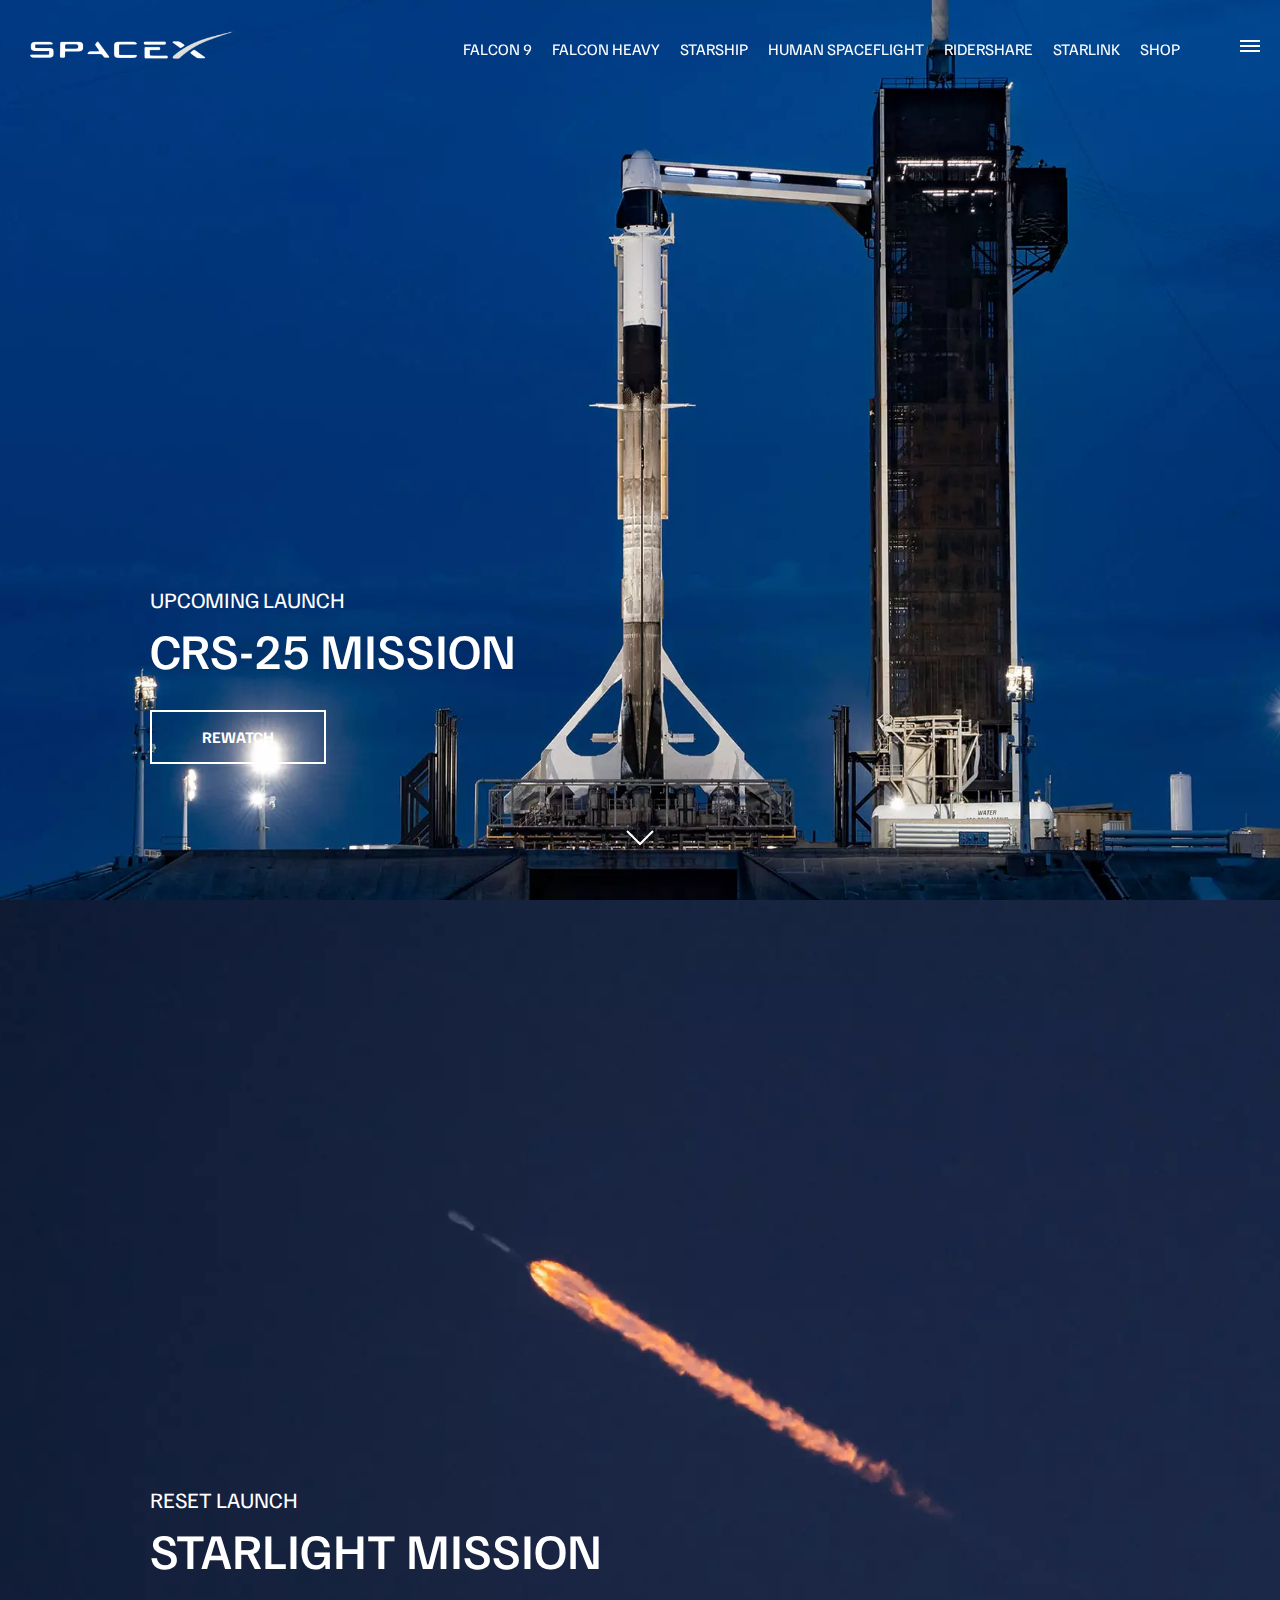
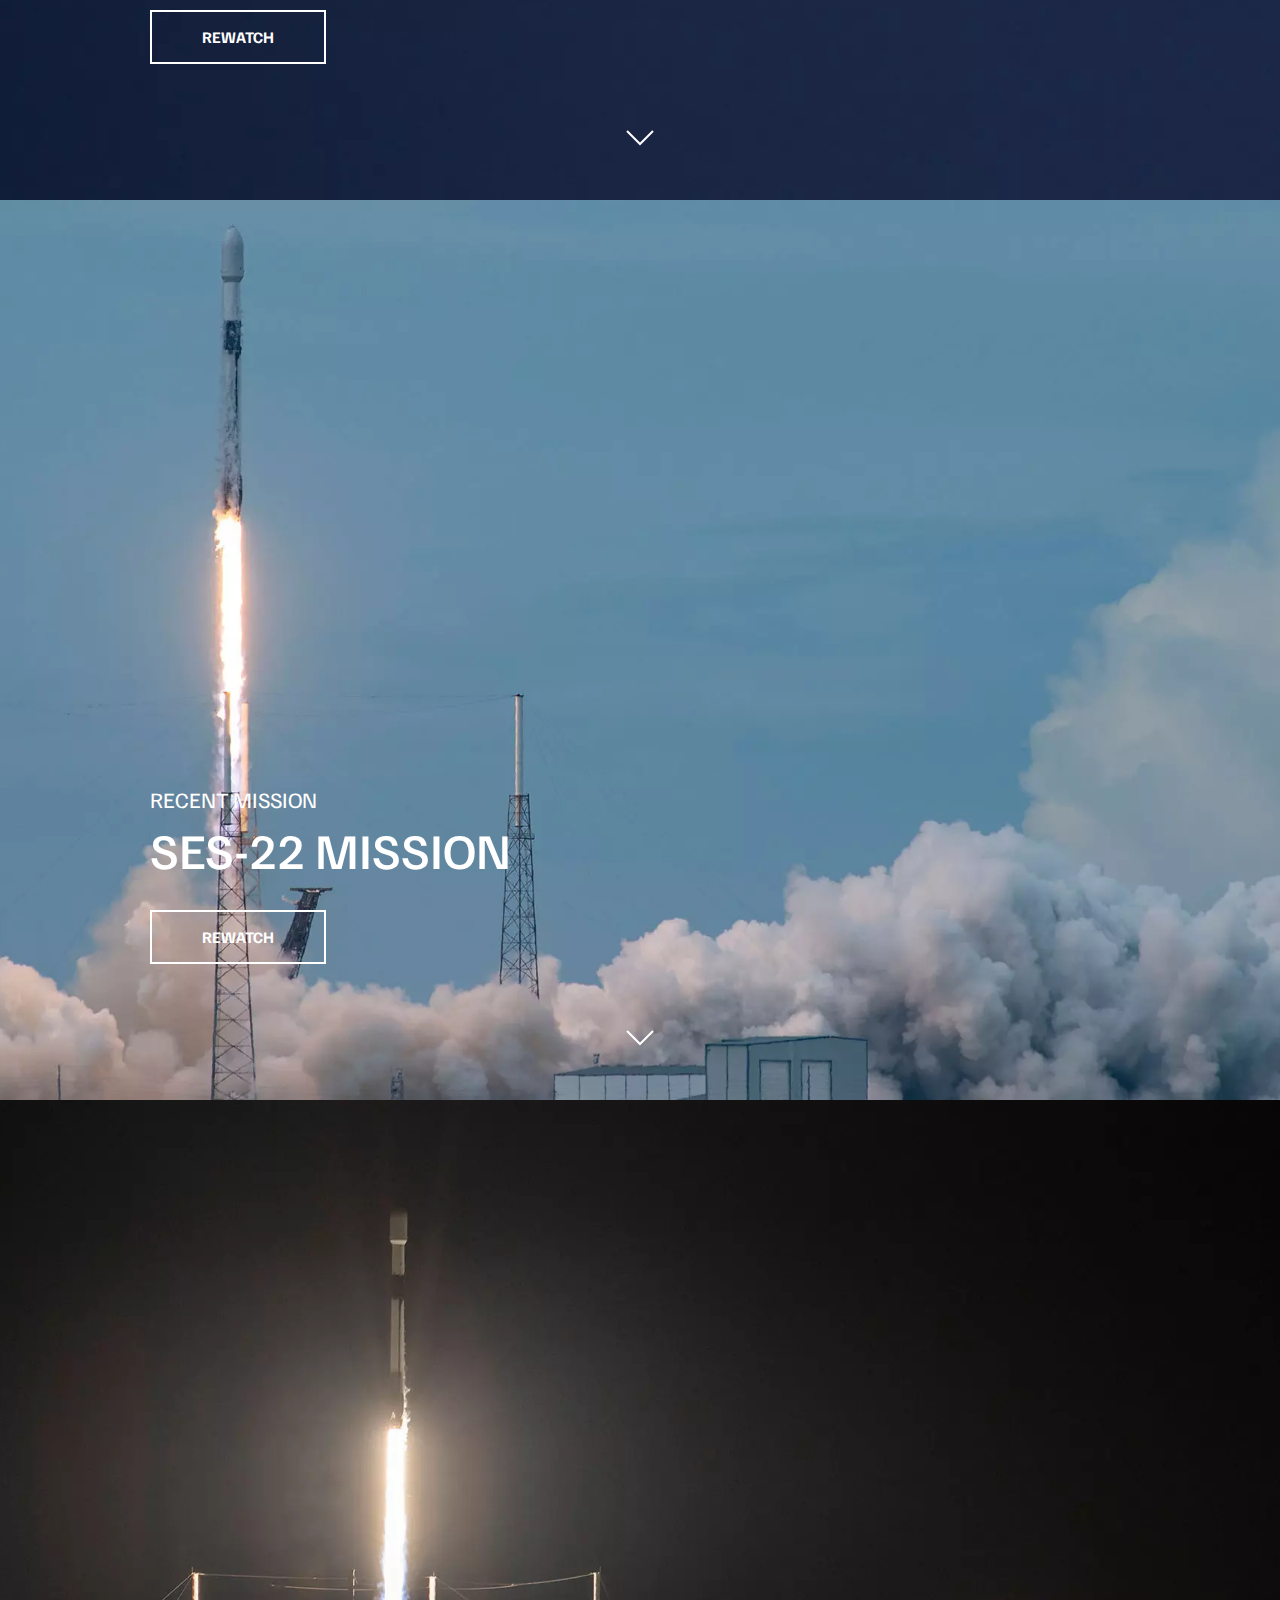
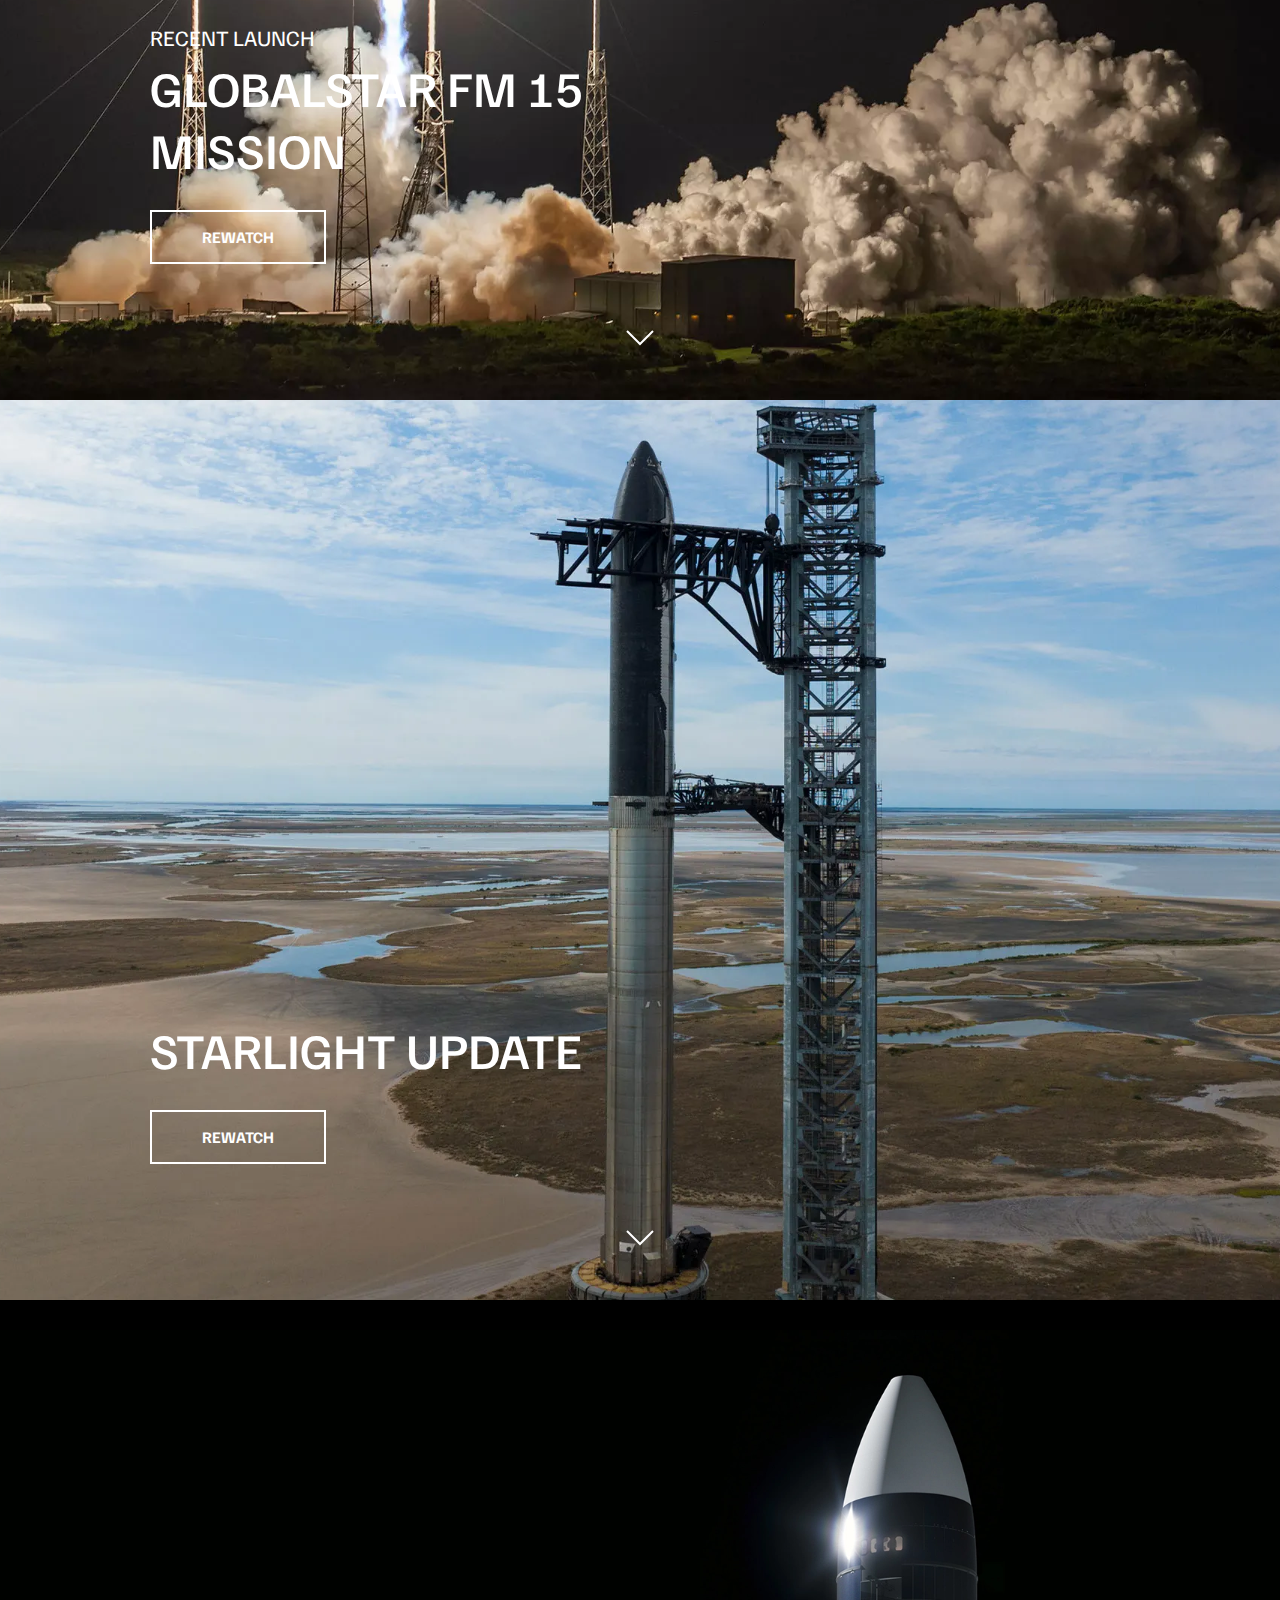
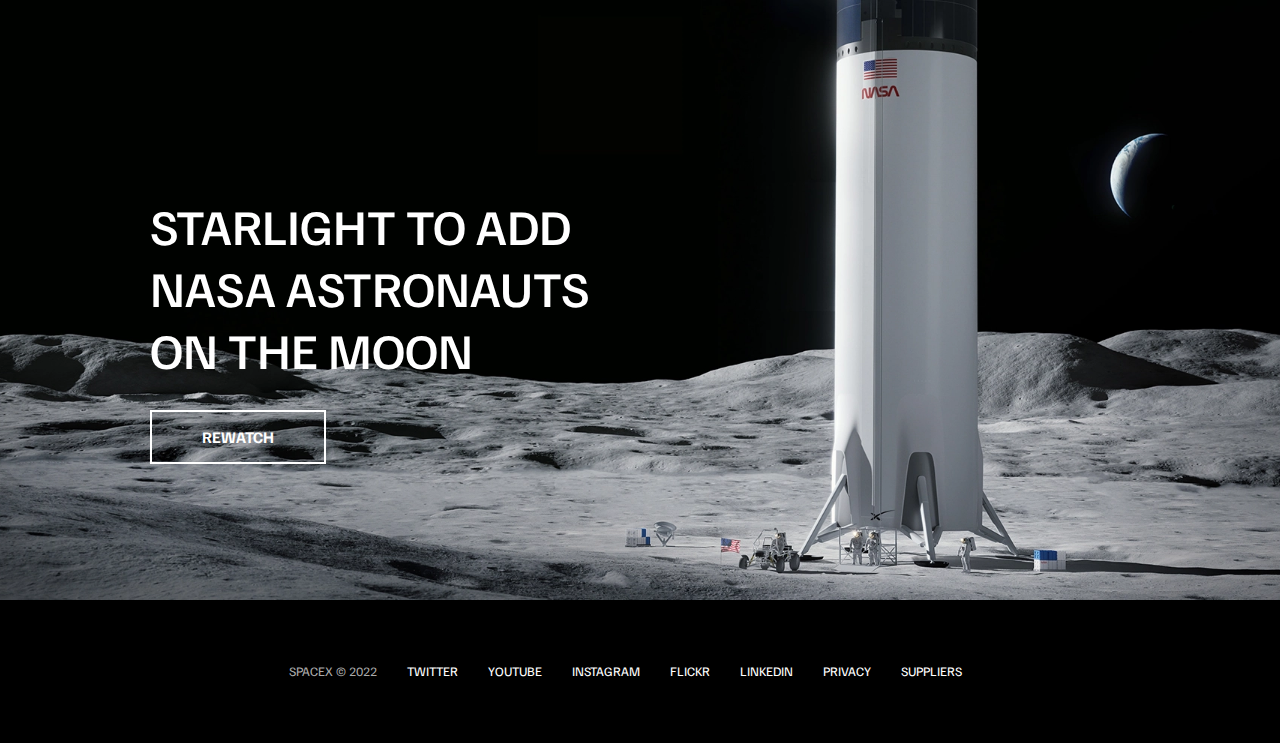
<file: index.html>
<!DOCTYPE html>
<html lang="en">
<head>
    <meta charset="UTF-8">
    <meta http-equiv="X-UA-Compatible" content="IE=edge">
    <meta name="viewport" content="width=device-width, initial-scale=1.0">
    <link rel="stylesheet" href="css/style.css">
    <script src="js/script.js" defer></script>
    <title>SpaceX</title>
</head>
<body>
    <div id="overlay"></div>
    <div id="mobile-menu" class="mobile-main-menu">
        <ul>
            <li><a href="#">Mission</a></li>
            <li><a href="#">Launches</a></li>
            <li><a href="#">Careers</a></li>
            <li><a href="#">Updates</a></li>
            <li><a href="#">Shop</a></li>

            <li class="mobile-only"><a href="falcon9.html">Falcon 9</a></li>
            <li class="mobile-only"><a href="falcon-heavy.html">Falcon Heavy</a></li>
            <li class="mobile-only"><a href="#">Starship</a></li>
            <li class="mobile-only"><a href="#">Human Spaceflight</a></li>
            <li class="mobile-only"><a href="#">Ridershare</a></li>
            <li class="mobile-only"><a href="#">Starlink</a></li>
            <li class="mobile-only"><a href="#">Shop</a></li>
        </ul>
    </div>
    <header class="main-header">
        <div class="logo">
            <a href="index.html">
                <img src="img/logo.png" alt="SpaceX">
            </a>
        </div>
        <nav class="desktop-main-menu">
            <ul>
                <li><a href="falcon9.html">Falcon 9</a></li>
                <li><a href="falcon-heavy.html">Falcon Heavy</a></li>
                <li><a href="#">Starship</a></li>
                <li><a href="#">Human Spaceflight</a></li>
                <li><a href="#">Ridershare</a></li>
                <li><a href="#">Starlink</a></li>
                <li><a href="#">Shop</a></li>
            </ul>
        </nav>
    </header>

    <!-- hamburger menu -->
    <button id="menu-btn" class="hamburger" type="button">
        <span class="hamburger-top"></span>
        <span class="hamburger-middle"></span>
        <span class="hamburger-bottom"></span>
    </button>

    <!-- section A -->
    <section class="section-a">
       <div class="section-inner">
        <h4>Upcoming Launch</h4>
        <h2>CRS-25 Mission</h2>
        <a href="#" class="btn ">
        <!-- <div class="btn animate"> -->
            <div class="hover">
            </div>
            <span>Rewatch</span>
        </a>
       </div> 

       <div class="scroll-arrow">
        <svg width="30px" height="20px">
            <path
              stroke="#ffffff"
              fill="none"
              stroke-width="2px"
              d="M2.000,5.000 L15.000,18.000 L28.000,5.000 "
            ></path>
          </svg>
       </div>
    </section>
    
    <!-- section B -->
    <section class="section-b">
       <div class="section-inner">
        <h4>Reset Launch</h4>
        <h2>Starlight Mission</h2>
        <a href="#" class="btn ">
        <!-- <div class="btn animate"> -->
            <div class="hover">
            </div>
            <span>Rewatch</span>
        </a>
       </div> 

       <div class="scroll-arrow">
        <svg width="30px" height="20px">
            <path
              stroke="#ffffff"
              fill="none"
              stroke-width="2px"
              d="M2.000,5.000 L15.000,18.000 L28.000,5.000 "
            ></path>
          </svg>
       </div>
    </section>

    <!-- section c -->
    <section class="section-c">
       <div class="section-inner">
        <h4>Recent Mission</h4>
        <h2>SES-22 Mission</h2>
        <a href="#" class="btn ">
        <!-- <div class="btn animate"> -->
            <div class="hover">
            </div>
            <span>Rewatch</span>
        </a>
       </div> 

       <div class="scroll-arrow">
        <svg width="30px" height="20px">
            <path
              stroke="#ffffff"
              fill="none"
              stroke-width="2px"
              d="M2.000,5.000 L15.000,18.000 L28.000,5.000 "
            ></path>
          </svg>
       </div>
    </section>

    <!-- section d -->
    <section class="section-d">
       <div class="section-inner">
        <h4>Recent Launch</h4>
        <h2>Globalstar FM 15 Mission</h2>
        <a href="#" class="btn ">
        <!-- <div class="btn animate"> -->
            <div class="hover">
            </div>
            <span>Rewatch</span>
        </a>
       </div> 

       <div class="scroll-arrow">
        <svg width="30px" height="20px">
            <path
              stroke="#ffffff"
              fill="none"
              stroke-width="2px"
              d="M2.000,5.000 L15.000,18.000 L28.000,5.000 "
            ></path>
          </svg>
       </div>
    </section>

    <!-- section e -->
    <section class="section-e">
       <div class="section-inner">
        <h2>Starlight Update</h2>
        <a href="#" class="btn ">
        <!-- <div class="btn animate"> -->
            <div class="hover">
            </div>
            <span>Rewatch</span>
        </a>
       </div> 

       <div class="scroll-arrow">
        <svg width="30px" height="20px">
            <path
              stroke="#ffffff"
              fill="none"
              stroke-width="2px"
              d="M2.000,5.000 L15.000,18.000 L28.000,5.000 "
            ></path>
          </svg>
       </div>
    </section>

    <!-- section f -->
    <section class="section-f">
       <div class="section-inner">
        <h2>Starlight to add NASA astronauts on the moon</h2>
        <a href="#" class="btn ">
        <!-- <div class="btn animate"> -->
            <div class="hover">
            </div>
            <span>Rewatch</span>
        </a>
       </div> 
    </section>

    <footer>
        <ul>
            <li>SpaceX &copy 2022</li>
            <li><a href="#">Twitter</a></li>
            <li><a href="#">Youtube</a></li>
            <li><a href="#">Instagram</a></li>
            <li><a href="#">Flickr</a></li>
            <li><a href="#">LinkedIn</a></li>
            <li><a href="#">Privacy</a></li>
            <li><a href="#">Suppliers</a></li>
        </ul>
    </footer>
</body>
</html>
</file>
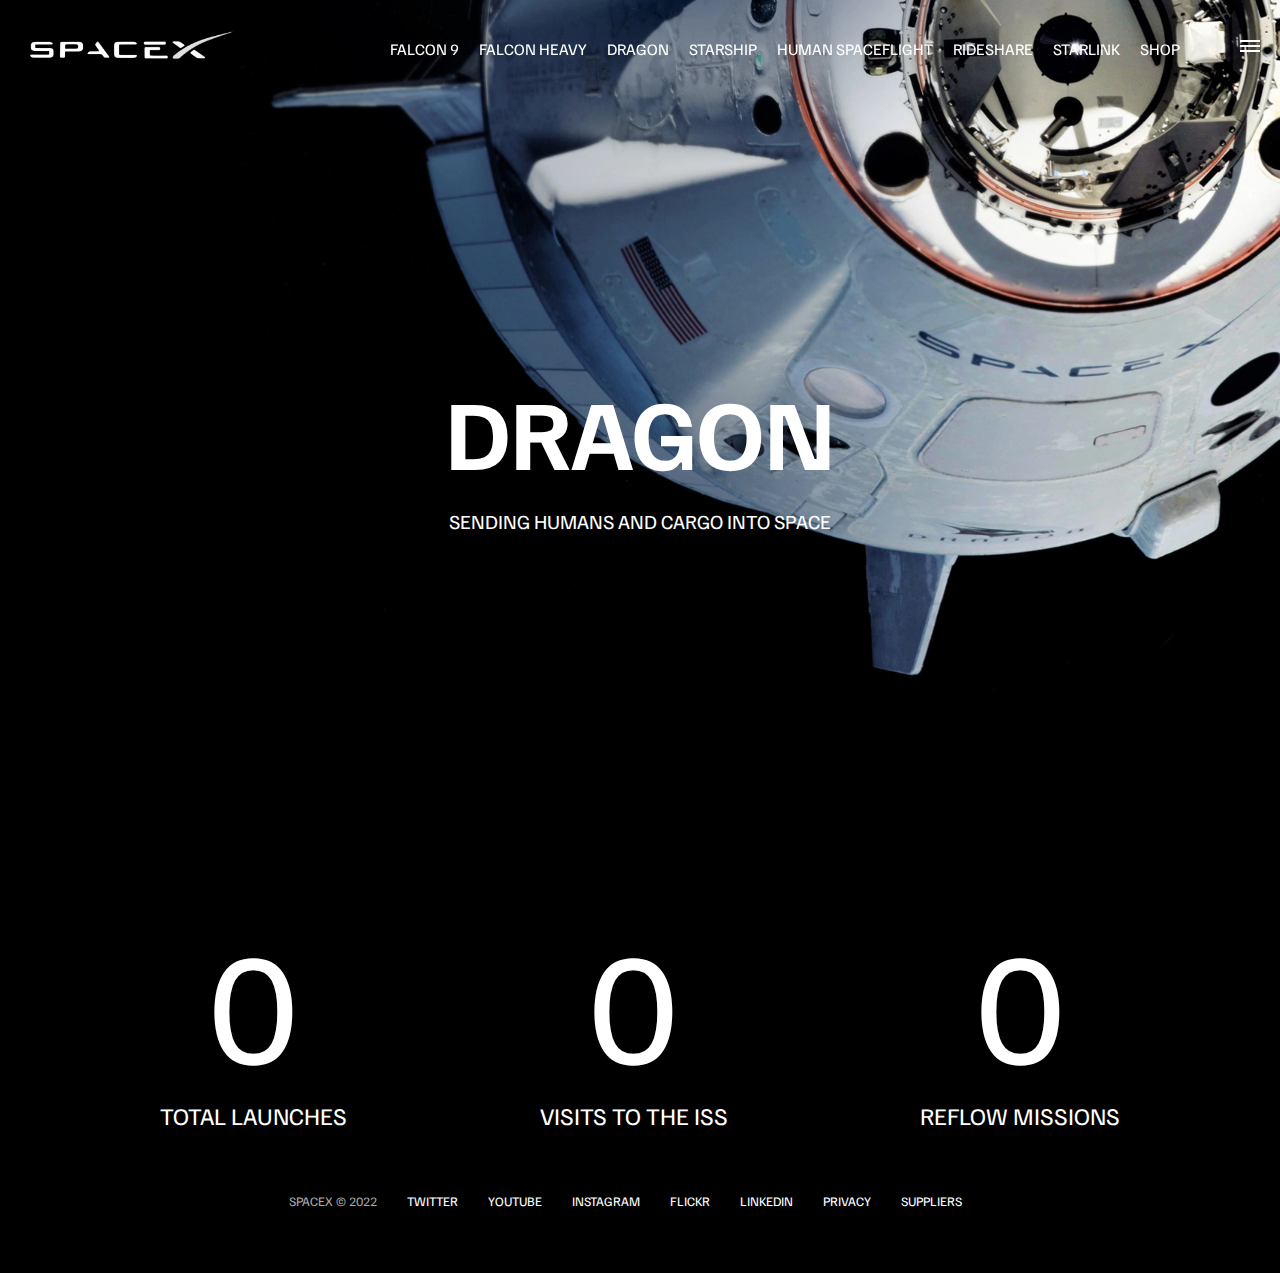
<file: dragon.html>
<!DOCTYPE html>
<html lang="en">
  <head>
    <meta charset="UTF-8" />
    <meta http-equiv="X-UA-Compatible" content="IE=edge" />
    <meta name="viewport" content="width=device-width, initial-scale=1.0" />
    <link rel="stylesheet" href="css/style.css" />
    <script src="js/script.js" defer></script>
    <title>SpaceX - Dragon</title>
  </head>
  <body>
    <div id="overlay"></div>
    <div id="mobile-menu" class="mobile-main-menu">
      <ul>
        <li><a href="#">Mission</a></li>
        <li><a href="#">Launches</a></li>
        <li><a href="#">Careers</a></li>
        <li><a href="#">Updates</a></li>
        <li><a href="#">Shop</a></li>

        <li class="mobile-only"><a href="falcon9.html">Falcon 9</a></li>
        <li class="mobile-only">
          <a href="falcon-heavy.html">Falcon Heavy</a>
        </li>
        <li class="mobile-only"><a href="dragon.html">Dragon</a></li>
        <li class="mobile-only"><a href="#">Starship</a></li>
        <li class="mobile-only"><a href="#">Human Spaceflight</a></li>
        <li class="mobile-only"><a href="#">Rideshare</a></li>
        <li class="mobile-only"><a href="#">Starlink</a></li>
      </ul>
    </div>
    <header class="main-header">
      <div class="logo">
        <a href="index.html">
          <img src="img/logo.png" alt="SpaceX" />
        </a>
      </div>
      <nav class="desktop-main-menu">
        <ul>
          <li><a href="falcon9.html">Falcon 9</a></li>
          <li><a href="falcon-heavy.html">Falcon Heavy</a></li>
          <li><a href="dragon.html">Dragon</a></li>
          <li><a href="#">Starship</a></li>
          <li><a href="#">Human Spaceflight</a></li>
          <li><a href="#">Rideshare</a></li>
          <li><a href="#">Starlink</a></li>
          <li><a href="#">Shop</a></li>
        </ul>
      </nav>
    </header>

    <!-- Hamburger Menu -->
    <button id="menu-btn" class="hamburger" type="button">
      <span class="hamburger-top"></span>
      <span class="hamburger-middle"></span>
      <span class="hamburger-bottom"></span>
    </button>

    <section class="section-animate bg-dragon"></section>
    <div class="section-inner-center">
      <h3>Dragon</h3>
      <p>Sending humans and cargo into space</p>
    </div>

    <div class="stats">
      <div>
        <span class="counter" data-target="34">0</span>
        <h4>Total Launches</h4>
      </div>
      <div>
        <span class="counter" data-target="31">0</span>
        <h4>Visits to the ISS</h4>
      </div>
      <div>
        <span class="counter" data-target="13">0</span>
        <h4>Reflow Missions</h4>
      </div>
    </div>

    <footer>
      <ul>
        <li>SpaceX &copy; 2022</li>
        <li><a href="#">Twitter</a></li>
        <li><a href="#">YouTube</a></li>
        <li><a href="#">Instagram</a></li>
        <li><a href="#">Flickr</a></li>
        <li><a href="#">LinkedIn</a></li>
        <li><a href="#">Privacy</a></li>
        <li><a href="#">Suppliers</a></li>
      </ul>
    </footer>
  </body>
</html>
</file>
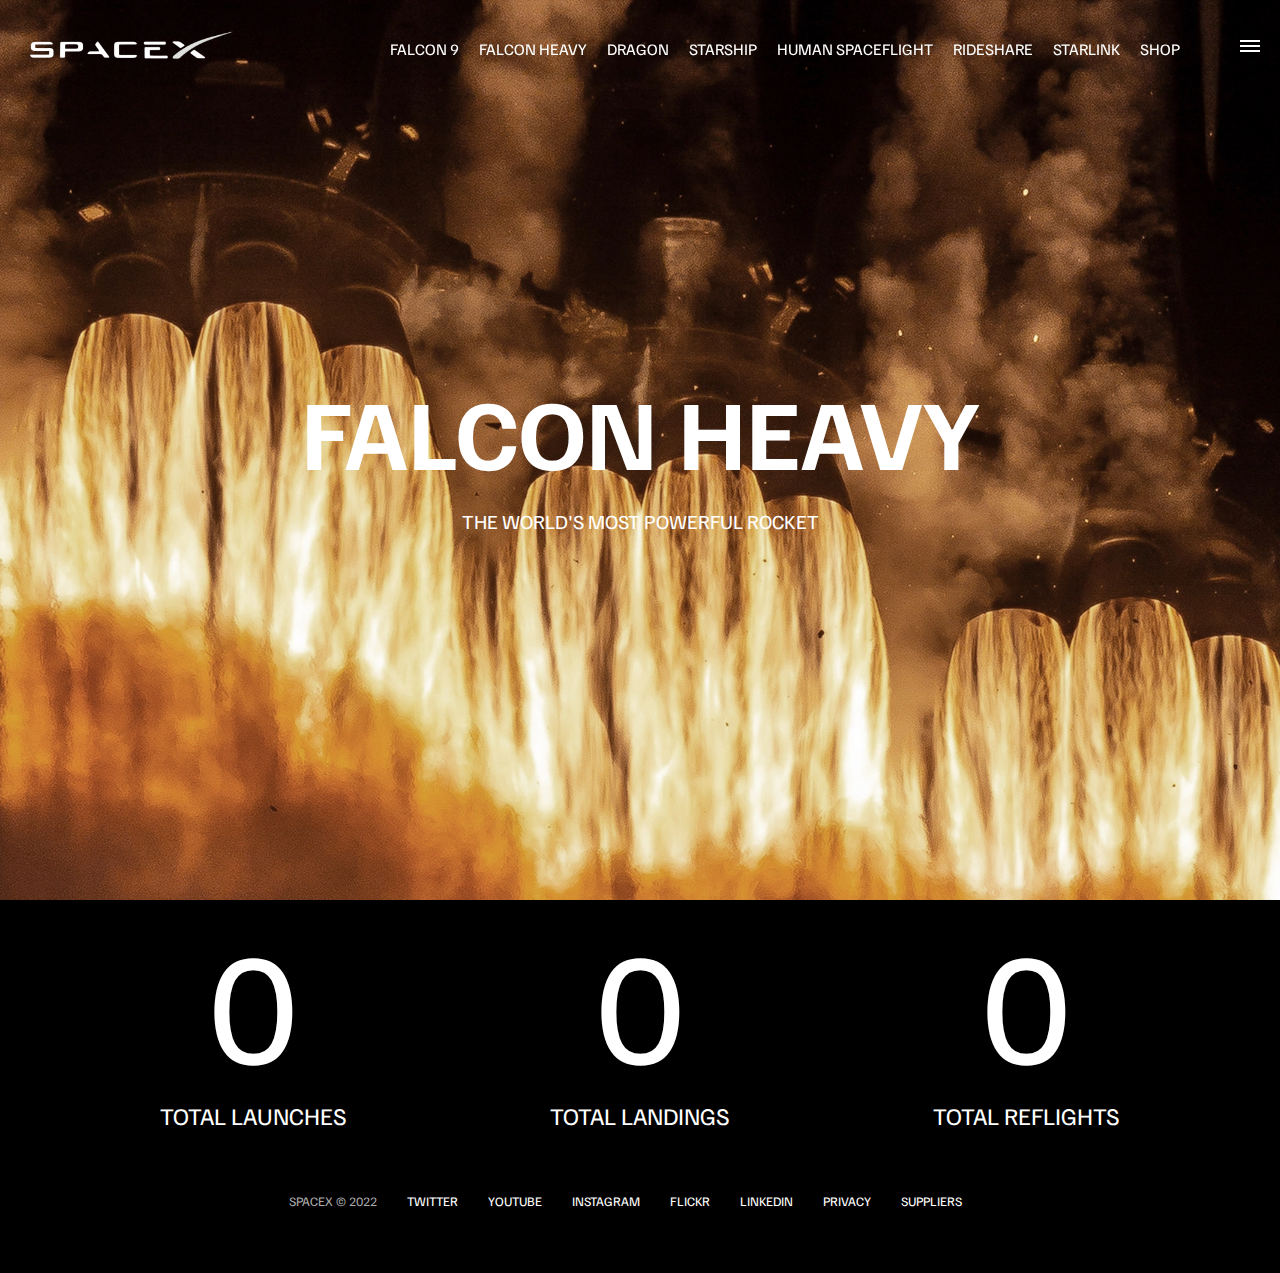
<file: falcon-heavy.html>
<!DOCTYPE html>
<html lang="en">
  <head>
    <meta charset="UTF-8" />
    <meta http-equiv="X-UA-Compatible" content="IE=edge" />
    <meta name="viewport" content="width=device-width, initial-scale=1.0" />
    <link rel="stylesheet" href="css/style.css" />
    <script src="js/script.js" defer></script>
    <title>SpaceX - Falcon Heavy</title>
  </head>
  <body>
    <div id="overlay"></div>
    <div id="mobile-menu" class="mobile-main-menu">
      <ul>
        <li><a href="#">Mission</a></li>
        <li><a href="#">Launches</a></li>
        <li><a href="#">Careers</a></li>
        <li><a href="#">Updates</a></li>
        <li><a href="#">Shop</a></li>

        <li class="mobile-only"><a href="falcon9.html">Falcon 9</a></li>
        <li class="mobile-only">
          <a href="falcon-heavy.html">Falcon Heavy</a>
        </li>
        <li class="mobile-only"><a href="dragon.html">Dragon</a></li>
        <li class="mobile-only"><a href="#">Starship</a></li>
        <li class="mobile-only"><a href="#">Human Spaceflight</a></li>
        <li class="mobile-only"><a href="#">Rideshare</a></li>
        <li class="mobile-only"><a href="#">Starlink</a></li>
      </ul>
    </div>
    <header class="main-header">
      <div class="logo">
        <a href="index.html">
          <img src="img/logo.png" alt="SpaceX" />
        </a>
      </div>
      <nav class="desktop-main-menu">
        <ul>
          <li><a href="falcon9.html">Falcon 9</a></li>
          <li><a href="falcon-heavy.html">Falcon Heavy</a></li>
          <li><a href="dragon.html">Dragon</a></li>
          <li><a href="#">Starship</a></li>
          <li><a href="#">Human Spaceflight</a></li>
          <li><a href="#">Rideshare</a></li>
          <li><a href="#">Starlink</a></li>
          <li><a href="#">Shop</a></li>
        </ul>
      </nav>
    </header>

    <!-- Hamburger Menu -->
    <button id="menu-btn" class="hamburger" type="button">
      <span class="hamburger-top"></span>
      <span class="hamburger-middle"></span>
      <span class="hamburger-bottom"></span>
    </button>

    <section class="section-animate bg-falcon-heavy"></section>
    <div class="section-inner-center">
      <h3>Falcon Heavy</h3>
      <p>The world's most powerful rocket</p>
    </div>

    <div class="stats">
      <div>
        <span class="counter" data-target="3">0</span>
        <h4>Total Launches</h4>
      </div>
      <div>
        <span class="counter" data-target="7">0</span>
        <h4>Total Landings</h4>
      </div>
      <div>
        <span class="counter" data-target="4">0</span>
        <h4>Total Reflights</h4>
      </div>
    </div>

    <footer>
      <ul>
        <li>SpaceX &copy; 2022</li>
        <li><a href="#">Twitter</a></li>
        <li><a href="#">YouTube</a></li>
        <li><a href="#">Instagram</a></li>
        <li><a href="#">Flickr</a></li>
        <li><a href="#">LinkedIn</a></li>
        <li><a href="#">Privacy</a></li>
        <li><a href="#">Suppliers</a></li>
      </ul>
    </footer>
  </body>
</html>
</file>
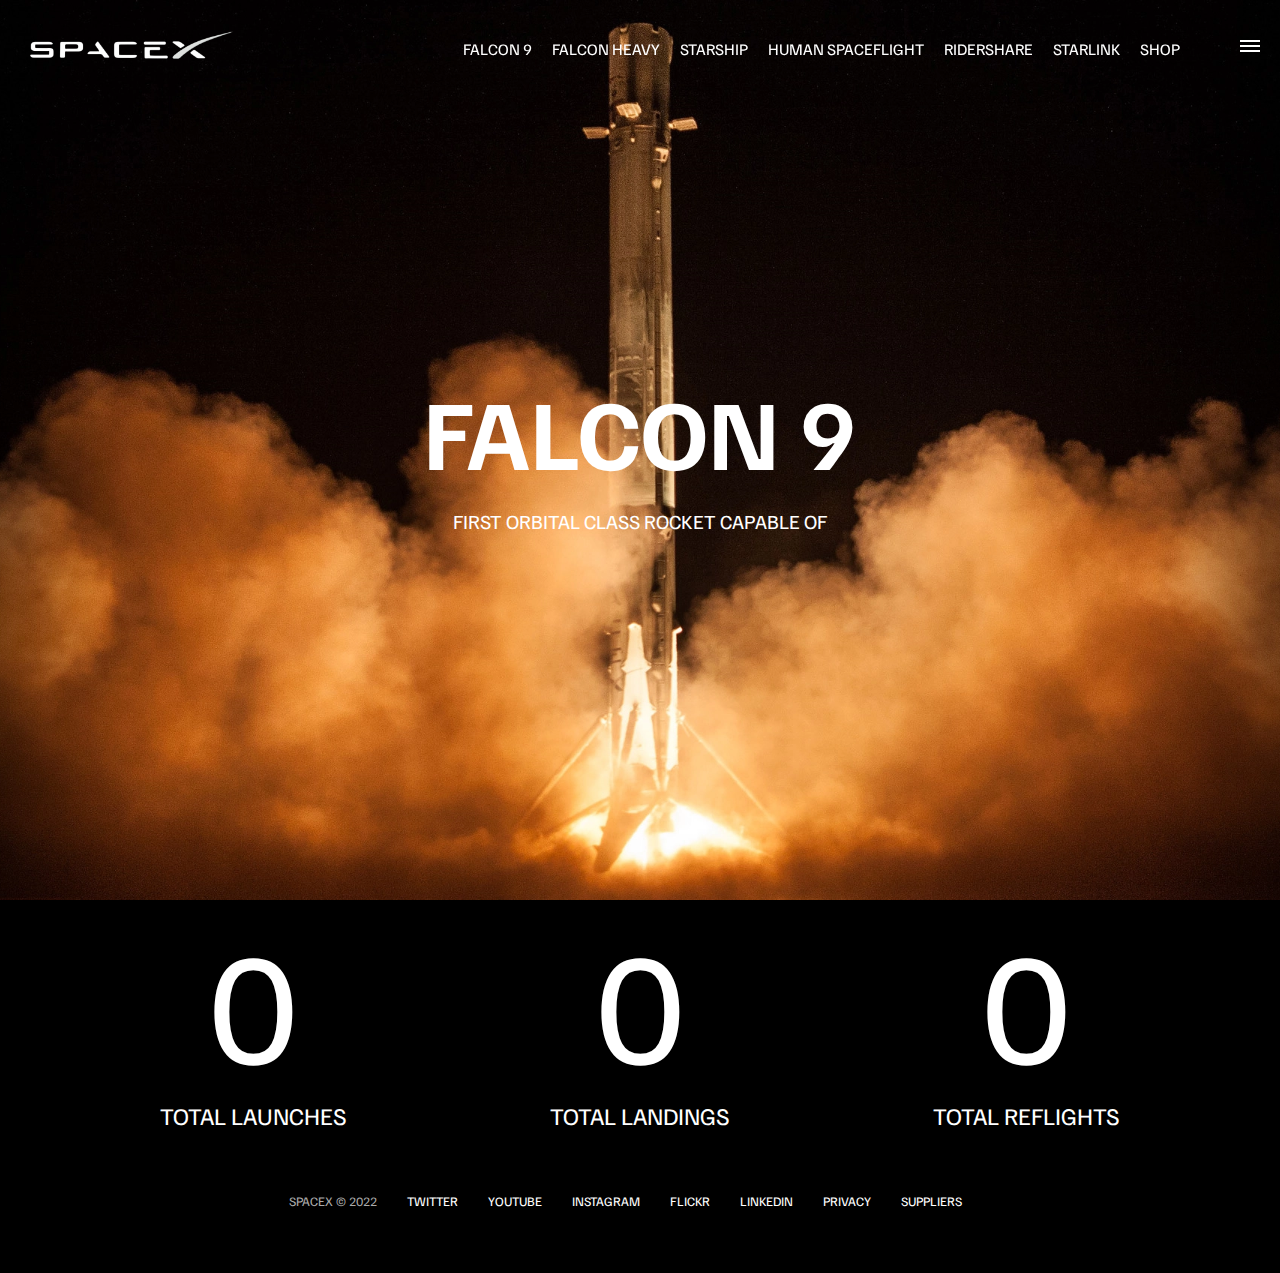
<file: falcon9.html>
<!DOCTYPE html>
<html lang="en">
<head>
    <meta charset="UTF-8">
    <meta http-equiv="X-UA-Compatible" content="IE=edge">
    <meta name="viewport" content="width=device-width, initial-scale=1.0">
    <link rel="stylesheet" href="css/style.css">
    <script src="js/script.js" defer></script>
    <title>SpaceX - Falcon 9</title>
</head>
<body>
    <div id="overlay"></div>
    <div id="mobile-menu" class="mobile-main-menu">
        <ul>
            <li><a href="#">Mission</a></li>
            <li><a href="#">Launches</a></li>
            <li><a href="#">Careers</a></li>
            <li><a href="#">Updates</a></li>
            <li><a href="#">Shop</a></li>

            <li class="mobile-only"><a href="falcon9.html">Falcon 9</a></li>
            <li class="mobile-only"><a href="falcon-heavy.html">Falcon Heavy</a></li>
            <li class="mobile-only"><a href="#">Starship</a></li>
            <li class="mobile-only"><a href="#">Human Spaceflight</a></li>
            <li class="mobile-only"><a href="#">Ridershare</a></li>
            <li class="mobile-only"><a href="#">Starlink</a></li>
            <li class="mobile-only"><a href="#">Shop</a></li>
        </ul>
    </div>
    <header class="main-header">
        <div class="logo">
            <a href="index.html">
                <img src="img/logo.png" alt="SpaceX">
            </a>
        </div>
        <nav class="desktop-main-menu">
            <ul>
                <li><a href="falcon9.html">Falcon 9</a></li>
                <li><a href="falcon-heavy.html">Falcon Heavy</a></li>
                <li><a href="#">Starship</a></li>
                <li><a href="#">Human Spaceflight</a></li>
                <li><a href="#">Ridershare</a></li>
                <li><a href="#">Starlink</a></li>
                <li><a href="#">Shop</a></li>
            </ul>
        </nav>
    </header>

    <!-- hamburger menu -->
    <button id="menu-btn" class="hamburger" type="button">
        <span class="hamburger-top"></span>
        <span class="hamburger-middle"></span>
        <span class="hamburger-bottom"></span>
    </button>

    <section class="section-animate bg-falcon-9"></section>
    <div class="section-inner-center">
        <h3>Falcon 9</h3>
        <p>First orbital class rocket capable of</p>
    </div>  

    <div class="stats">
        <div>
            <span class="counter" data-target="3">0</span>
            <h4>Total Launches</h4>
        </div>
        <div>
            <span class="counter" data-target="7">0</span>
            <h4>Total Landings</h4>
        </div>
        <div>
            <span class="counter" data-target="4">0</span>
            <h4>Total Reflights</h4>
        </div>
    </div>

    <footer>
        <ul>
            <li>SpaceX &copy 2022</li>
            <li><a href="#">Twitter</a></li>
            <li><a href="#">Youtube</a></li>
            <li><a href="#">Instagram</a></li>
            <li><a href="#">Flickr</a></li>
            <li><a href="#">LinkedIn</a></li>
            <li><a href="#">Privacy</a></li>
            <li><a href="#">Suppliers</a></li>
        </ul>
    </footer>
</body>
</html>
</file>
<file: css/style.css>
@import url('https://fonts.googleapis.com/css2?family=Familjen+Grotesk:wght@600&display=swap');

*, *::before, *::after{
    margin: 0;
    padding: 0;
    box-sizing: border-box;
}

body{
    font-family: 'Familjen Grotesk', sans-serif;
    background: #000;
    color: #fff;
}

a{
    text-decoration: none;
    color: #fff;
}


ul{
    list-style: none;
}

/* heade/navar */
.main-header{
    position: fixed;
    top: 0;
    left: 0;
    width: 100%;
    z-index: 3;
    display: flex;
    justify-content: space-between;
    align-items: center;
    text-transform: uppercase;
    height: 100px;
    padding: 0 30px;
}

/* logo */
.logo{
    width: 210px;
    height: auto;
}

.logo img{
    display: block;
    width: 100%;
    height: auto;
}

/* desktop menu */
.desktop-main-menu{
    margin-right: 50px;
}

.desktop-main-menu ul{
    display: flex;
}

.desktop-main-menu ul li{
    position: relative;
    margin-right: 20px;
    padding-bottom: 2px;
}

/* menu item bottom border */
.desktop-main-menu ul li a::after{
    /* content: "test"; */
    content: "";
    position: absolute;
    bottom: 0;
    left: 0;
    width: 100%;
    height: 1px;
    background: #fff;
    transform: scaleX(0);
    transition: transform 0.6s cubic-bezier(0.19, 1, 0.22, 1);
    /* transition: transform 0.6s;  */
    transform-origin: right center;
}

.desktop-main-menu ul li a:hover::after{
    transform: scaleX(1);
    transform-origin: left center;
    transition-duration: 0.4s;
}

section{
    position: relative;
    height: 100vh;
    background-position: center center;
    background-repeat: no-repeat;
    background-size: cover;
    text-transform: uppercase;
}

.section-inner{
    position: absolute;
    bottom: 200px;
    left: 150px;
    max-width: 500px;
}

.section-inner h4{
    font-size: 22px;
    margin-bottom: 5px;
    font-weight: 300;
    animation: fadeInUp 0.5s ease-in-out ;
}

.section-inner h2{
    font-size: 50px;
    font-weight: 500;
    margin-bottom: 20px;
    animation: fadeInUp 0.5s ease-in-out 0.2s;
    animation-fill-mode: both; 
    /* animation-fill-mode: both; does not let the item apper at first  */
    
}

.section-inner a{
    animation: fadeInUp 0.5s ease-in-out 0.4s;
    animation-fill-mode: both; 
}

/* background images */
.section-a{
    background-image: url(../img/section-a.webp);
}
.section-b{
    background-image: url(../img/section-b.webp);
}
.section-c{
    background-image: url(../img/section-c.webp);
}
.section-d{
    background-image: url(../img/section-d.webp);
}
.section-e{
    background-image: url(../img/section-e.webp);
}
.section-f{
    background-image: url(../img/section-f.webp);
}

.btn{
    position: absolute;
    display: inline-block;
    cursor: pointer;
    text-align: center;
    min-width: 130px;
    padding: 15px 50px;
    margin-top: 10px;
    border: 2px solid #fff;
    text-transform: uppercase;
    font-weight: bold;
    overflow: hidden;
    z-index: 2;
}

.btn:hover span{
    color: #000
}

.btn .hover {
    position: absolute;
    top: 0;
    left: 0;
    width: 100%;
    height: 100%;
    background-color: #fff;
    color: #000;
    z-index: -1;
    transform: translateY(100%); 
    transition: transform 0.6s cubic-bezier(0.19, 1, 0.22, 1);
}

.btn:hover .hover{
    transform: translateY(0);
}

.scroll-arrow{
    position: absolute;
    bottom: 50px;
    left: 50%;
    transform: translateX(-50%);
    animation: fadeBounce 5s infinite;
}

/* footer` */
footer{
    position: relative;
    padding: 55px 0;
}

footer ul {
    display: flex;
    justify-content: center;
    align-items: center;
    flex-wrap: wrap;
}

footer ul li{
    margin-right: 30px;
    color: #aaa;
    text-transform: uppercase;
    font-size: 13px;
    line-height: 2.5;
}

footer ul li a{
    color: #fff;
    transition: color 0.6;
}

footer ul li a:hover{
    color: #aaa;
}

/* hamburger menu */
.hamburger{
    position: fixed;
    top: 40px;
    right: 20px;
    z-index: 10;
    cursor: pointer;
    width: 20px;
    height: 20px;
    background: none;
    border: none;
}

.hamburger-top,
.hamburger-middle,
.hamburger-bottom{
    position: absolute;
    width: 20px;
    height: 2px;
    top: 0;
    left: 0;
    background: #fff;
    transition: all 0.5s;
}

.hamburger-middle{
    transform: translateY(5px);
}

.hamburger-bottom{
    transform: translateY(10px);
}

.open{
    transform: rotate(90deg);
}

.open .hamburger-top{
    transform: rotate(45deg) translateY(6px) translateX(6px);
}

.open .hamburger-middle{
    display: none;
}

.open .hamburger-bottom{
    transform: rotate(-45deg) translateY(6px) translateX(-6px);
}

/* overlay */
.overlay-show{
    position: fixed;
    top: 0;
    left: 0;
    width: 100%;
    height: 100%;
    background-color: rgba(0, 0, 0, 0.5);
    z-index: 3;
}

.stop-scrolling{
    overflow: hidden;
}

.mobile-only{
    display: none;
}

.mobile-main-menu{
    position: fixed;
    top: 0;
    right: 0;
    width: 350px;
    height: 100%;
    background: #000;
    z-index: 4;
    display: flex;
    align-items: center;
    justify-content: center;
    transform: translateX(100%);
    transition: transform 0.6s cubic-bezier(0.19, 1, 0.22, 1);
}

.show-menu{
    transform: translateX(0);
}

.mobile-main-menu ul{
    display: flex;
    flex-direction: column;
    align-items: end;
    justify-content: center;
    padding: 50px;
    width: 100%;
}

.mobile-main-menu ul li {
    margin-bottom: 20px;
    font-size: 18px;
    text-transform: uppercase;
    border-bottom: 1px #fff dotted;
    width: 100%;
    text-align: right;
    padding-bottom: 8px;
}

.mobile-main-menu ul li a {
    color: #fff;
    transition: color 0.6s;
}

.mobile-main-menu ul li a:hover {
    color: #aaa;
}

.bg-falcon-9{
    background-image: url('../img/falcon-9.webp');
}
.bg-falcon-heavy{
    background-image: url('../img/falcon-heavy.webp');
}
.bg-dragon{
    background-image: url('../img/dragon.webp');
}

.section-animate{
    animation: fadeIn 2s ease-in-out;
}

.section-inner-center{
    position: absolute;
    top: 50%;
    left: 50%;
    transform: translate(-50%, -50%);
    text-transform: uppercase;
    text-align: center;
    width: 80%;
}

.section-inner-center h3{
    font-size: 100px;
    margin-bottom: 15px;
    animation: fadeInUp 0.5s ease-in-out;
}

.section-inner-center p{
    font-size: 20px;
    animation: fadeInUp 0.5s ease-in-out 0.2s;
    animation-fill-mode: both;
} 

.stats{
    max-width: 960px;
    margin: 0 auto;
    display: flex;
    align-items: center;
    justify-content: space-between;
    text-align: center;
    text-transform: uppercase;
}

.stats div span{
    font-size: 160px;
}

.stats div h4{
    font-size: 24px;
    font-weight: 300;
}

/* animations */
@keyframes fadeInUp{
    0%{
        opacity: 0;
        transform: translateY(140px);
    }
    
    100%{
        opacity: 1;
        transform: translateY(0);
    }
}
@keyframes fadeIn{
    0%{
        opacity: 0;
    }
    
    100%{
        opacity: 1;
    }
}

@keyframes fadeBounce{
    0%,
    20%,
    50%,
    80%,
    100%{
        opacity: 0;
        transform: translateY(-20px);
    }

    40%{
        opacity: 1;
        transform: translateY(0);
    }
}

/* media queries */

@media(max-width: 960px){
    /* hide desktop menu */
    .desktop-main-menu{
        display: none;
    }

    .mobile-only{
        display: block;
    }

    .section-inner-center h3{
        font-size: 75px;
    }

}
@media(max-width: 600px){
    .section-inner{
        bottom: 75px;
        left: 20px;
    }

    .section-inner h2{
        font-size: 40px;
    }

    footer ul li:first-child{
        position: absolute;
        top: 30px;
        left: 50%;
        transform: translate(-50%, -50%);
    }

    footer ul li {
        margin-right: 15px;
    }

    .logo{
        width: 150px;
        margin: auto;
    }


    .section-inner-center h3{
        font-size: 50px;
    }

    .stats{
        flex-direction: column;
    }

    .stats div{
        margin-bottom: 20px;
    }
}
</file>
